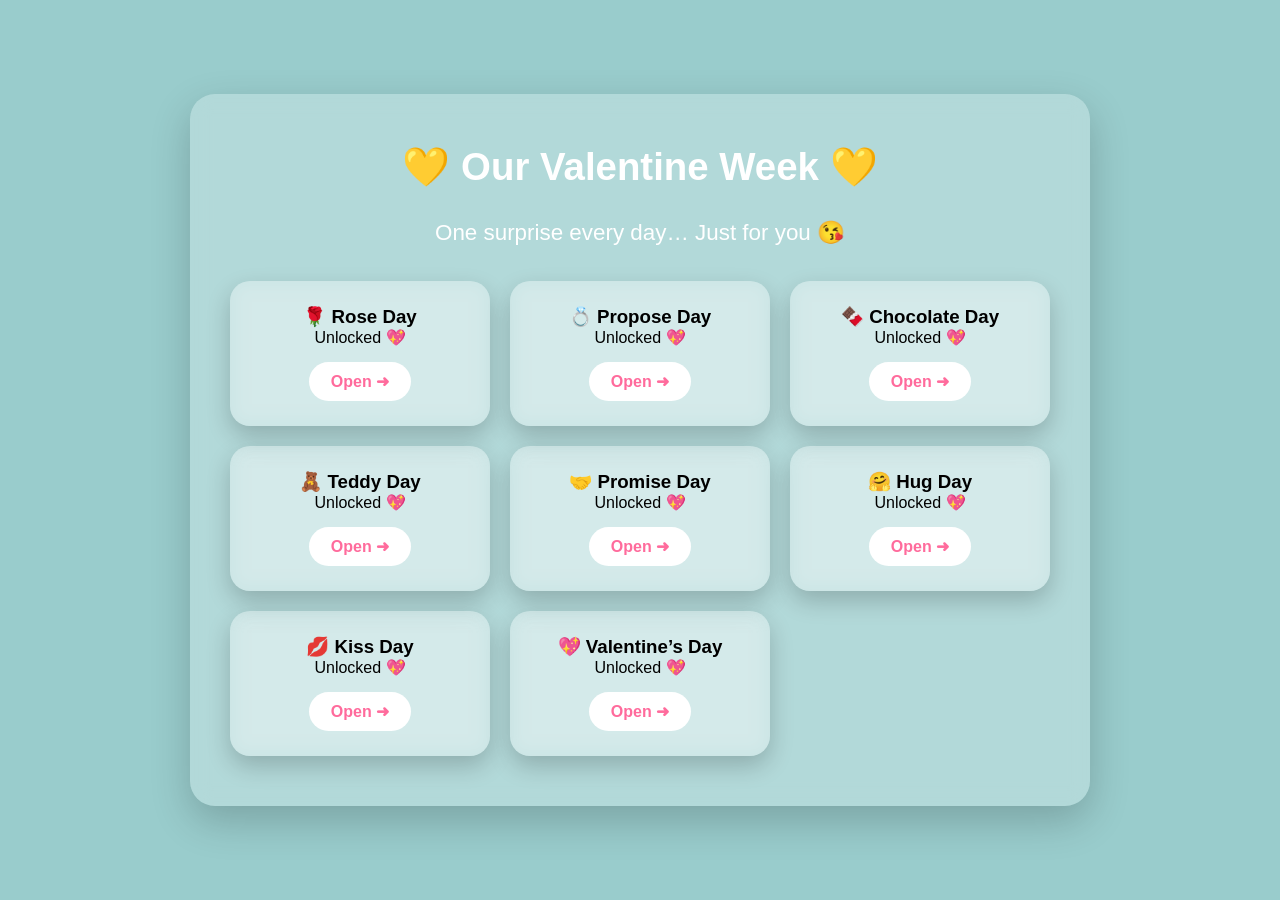
<file: index.html>
<!DOCTYPE html>
<html lang="en">
<head>
  <meta charset="UTF-8">
  <title>Our Valentine Week 💖</title>
  <link rel="stylesheet" href="style.css">
            <!-- <style>
    body {
      background-image: url('../images/bg-master.jpg');
      background-repeat: no-repeat;
      background-size: cover;
      background-position: center;
      background-attachment: fixed;
      margin: 0;
      height: 100vh;
    }
  </style> -->
</head>
<body>

<div class="container">

  <h1>💛 Our Valentine Week 💛</h1>
  <p class="big-text">One surprise every day… Just for you 😘</p>

  <div class="week-grid" id="weekGrid"></div>

</div>

<script src="script.js"></script>

</body>
</html>
</file>
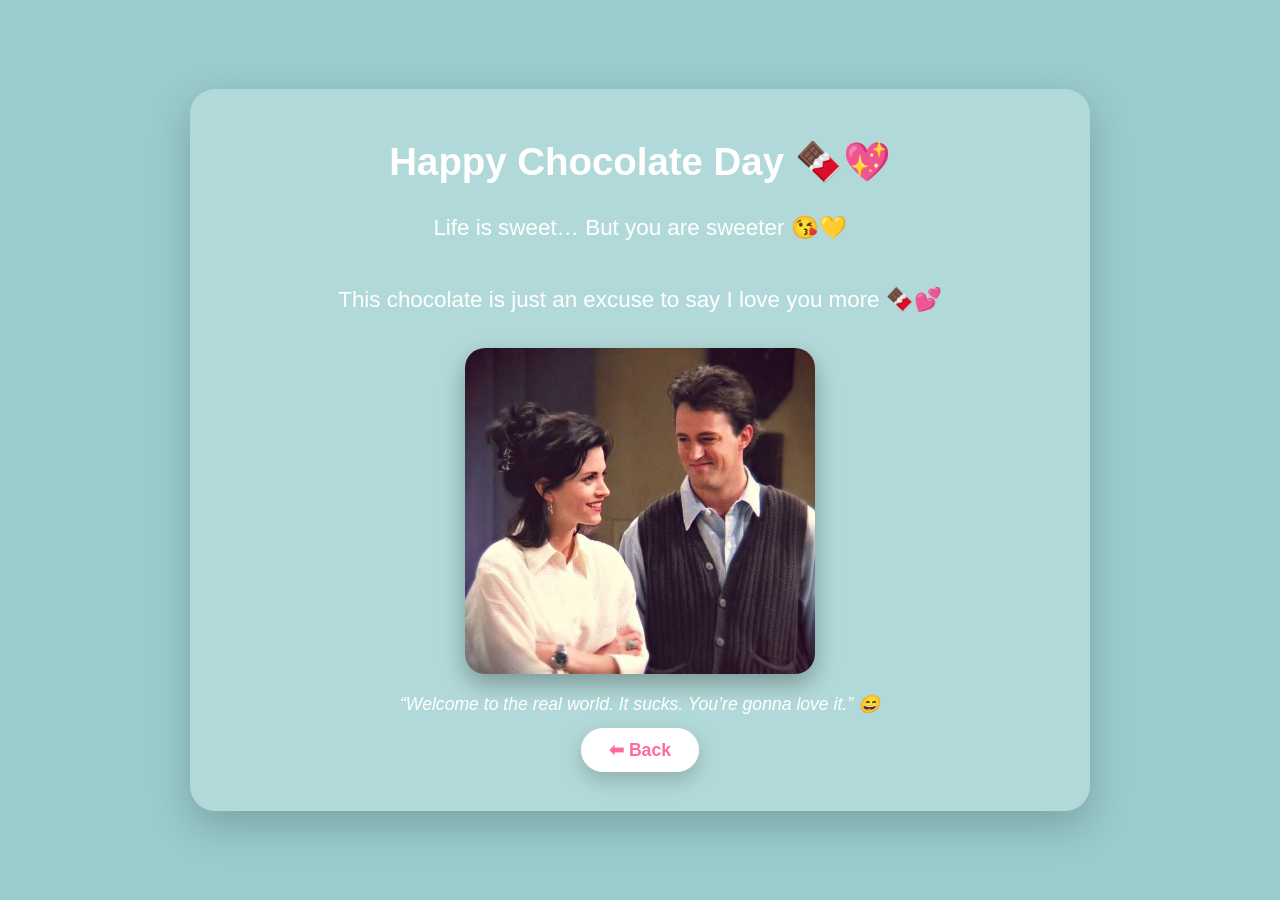
<file: chocolate/index.html>
<!DOCTYPE html>
<html>
<head>
  <title>Chocolate Day 🍫</title>
  <link rel="stylesheet" href="../style.css">
  <!-- <style>
    body {
      background-image: url('../images/bg-chocolate.jpg');
      background-repeat: no-repeat;
      background-size: cover;
      background-position: center;
      background-attachment: fixed;
      margin: 0;
      height: 100vh;
    }
  </style> -->
</head>
<body>

<div class="container">

  <h1>Happy Chocolate Day 🍫💖</h1>

  <p class="big-text">
    Life is sweet…  
    But you are sweeter 😘💛  

    <br><br>

    This chocolate is just an excuse  
    to say I love you more 🍫💕
  </p>
    <img
    src="../images/chocolate.jpg"
    class="page-image"
    alt="Chandler hopelessly in Love"
  >

  <p class="quote">
    “Welcome to the real world. It sucks. You’re gonna love it.” 😄
  </p>

  <a href="../index.html" class="btn">⬅ Back</a>

</div>

</body>
</html>
</file>
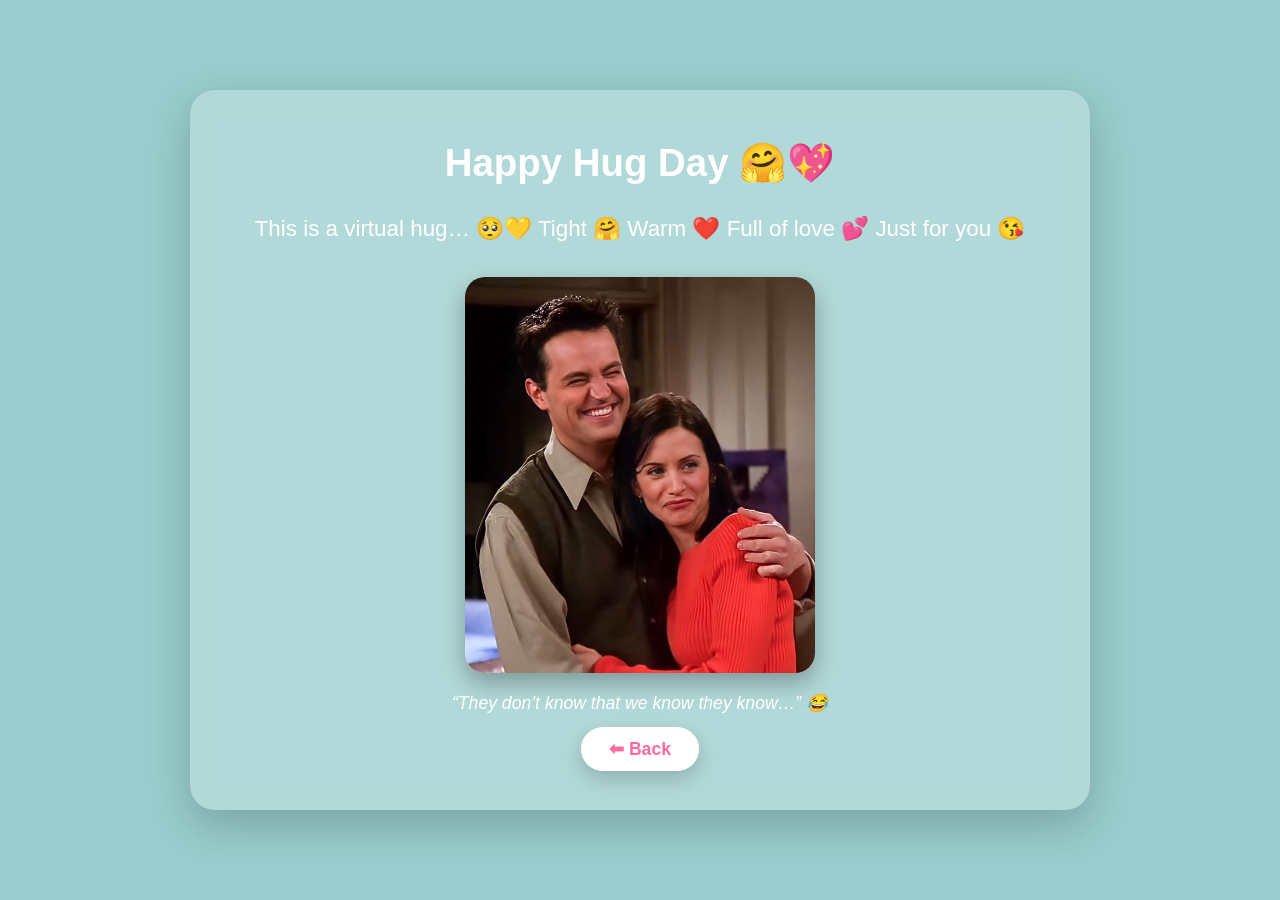
<file: hug/index.html>
<!DOCTYPE html>
<html>
<head>
  <title>Hug Day 🤗</title>
  <link rel="stylesheet" href="../style.css">
    <!-- <style>
    body {
      background-image: url('../images/bg-hug.jpg');
      background-repeat: no-repeat;
      background-size: cover;
      background-position: center;
      background-attachment: fixed;
      margin: 0;
      height: 100vh;
    }
  </style> -->
</head>
<body>

<div class="container">

  <h1>Happy Hug Day 🤗💖</h1>

  <p class="big-text">
    This is a virtual hug… 🥺💛  

    Tight 🤗  
    Warm ❤️  
    Full of love 💕  

    Just for you 😘
  </p>
    </p>
    <img
    src="../images/hug.jpg"
    class="page-image"
    alt="Chandler hugging Monica"
  >

  <p class="quote">
    “They don’t know that we know they know…” 😂
  </p>

  <a href="../index.html" class="btn">⬅ Back</a>

</div>

</body>
</html>
</file>
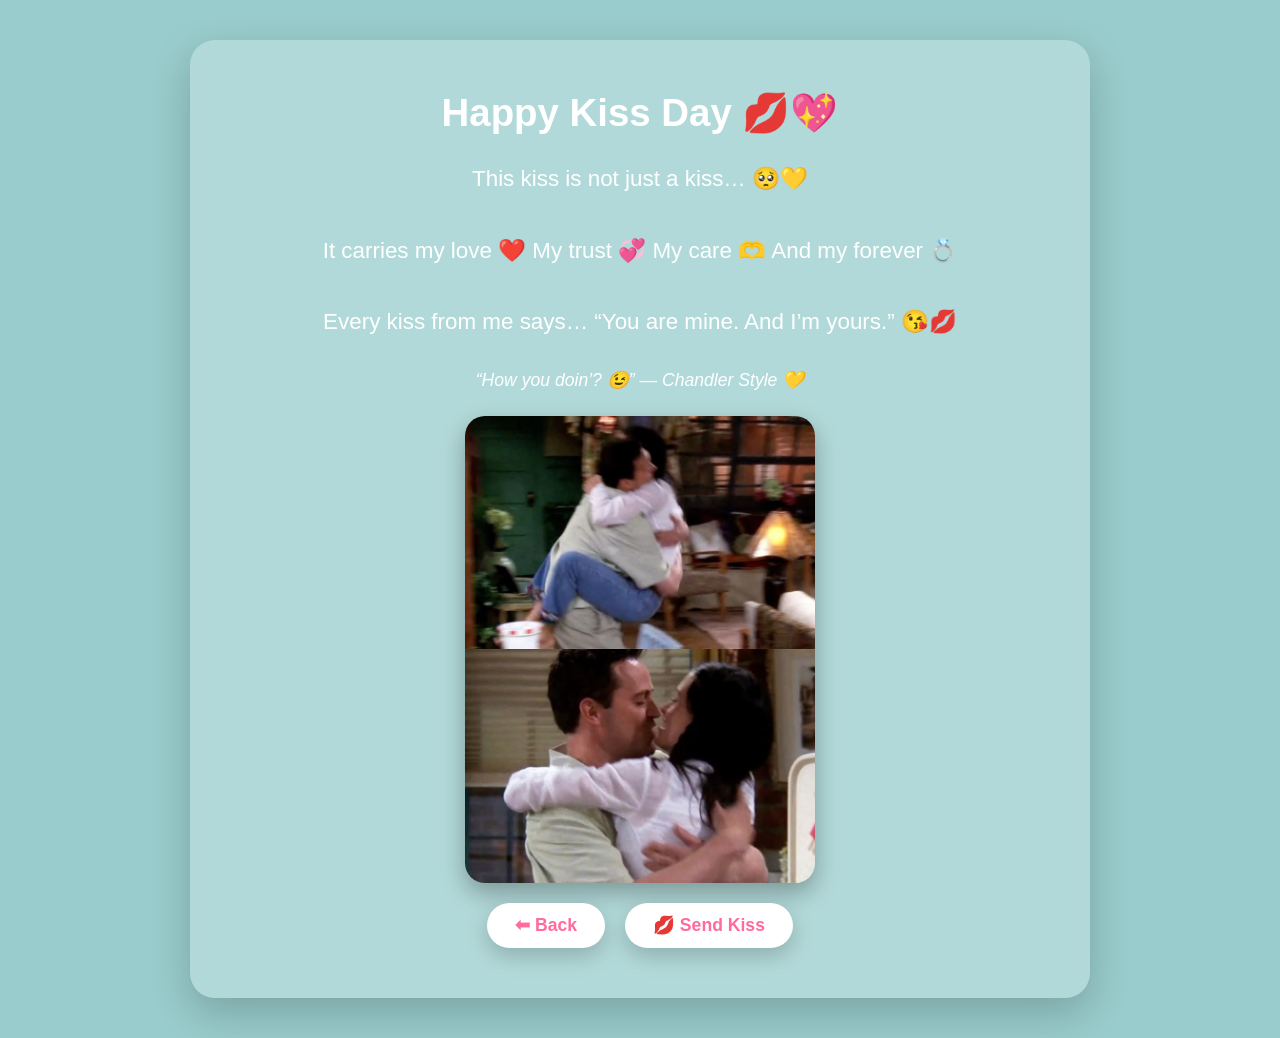
<file: kiss/index.html>
<!DOCTYPE html>
<html lang="en">
<head>
  <meta charset="UTF-8">
  <title>Kiss Day 💋</title>
  <link rel="stylesheet" href="../style.css">
    <!-- <style>
    body {
      background-image: url('../images/bg-kiss.jpg');
      background-repeat: no-repeat;
      background-size: cover;
      background-position: center;
      background-attachment: fixed;
      margin: 0;
      height: 100vh;
    }
  </style> -->
</head>
<body>

<div class="container">

  <h1>Happy Kiss Day 💋💖</h1>

  <p class="big-text">

    This kiss is not just a kiss… 🥺💛  

    <br><br>

    It carries my love ❤️  
    My trust 💞  
    My care 🫶  
    And my forever 💍  

    <br><br>

    Every kiss from me says…  
    “You are mine. And I’m yours.” 😘💋

  </p>

  <p class="quote">
    “How you doin’? 😉” — Chandler Style 💛
  </p>
    <img
    src="../images/kiss.jpeg"
    class="page-image"
    alt="Chiwi Kissing Jahn's Forehead"
  >

  <div class="buttons">

    <a href="../index.html" class="btn">
      ⬅ Back
    </a>

    <button class="btn" onclick="sendKiss()">
      💋 Send Kiss
    </button>

  </div>

</div>

<script>

function sendKiss(){
  alert("Muaaahhh 😘💖💋\nOne special kiss just for you 💛");
}

</script>

</body>
</html>
</file>
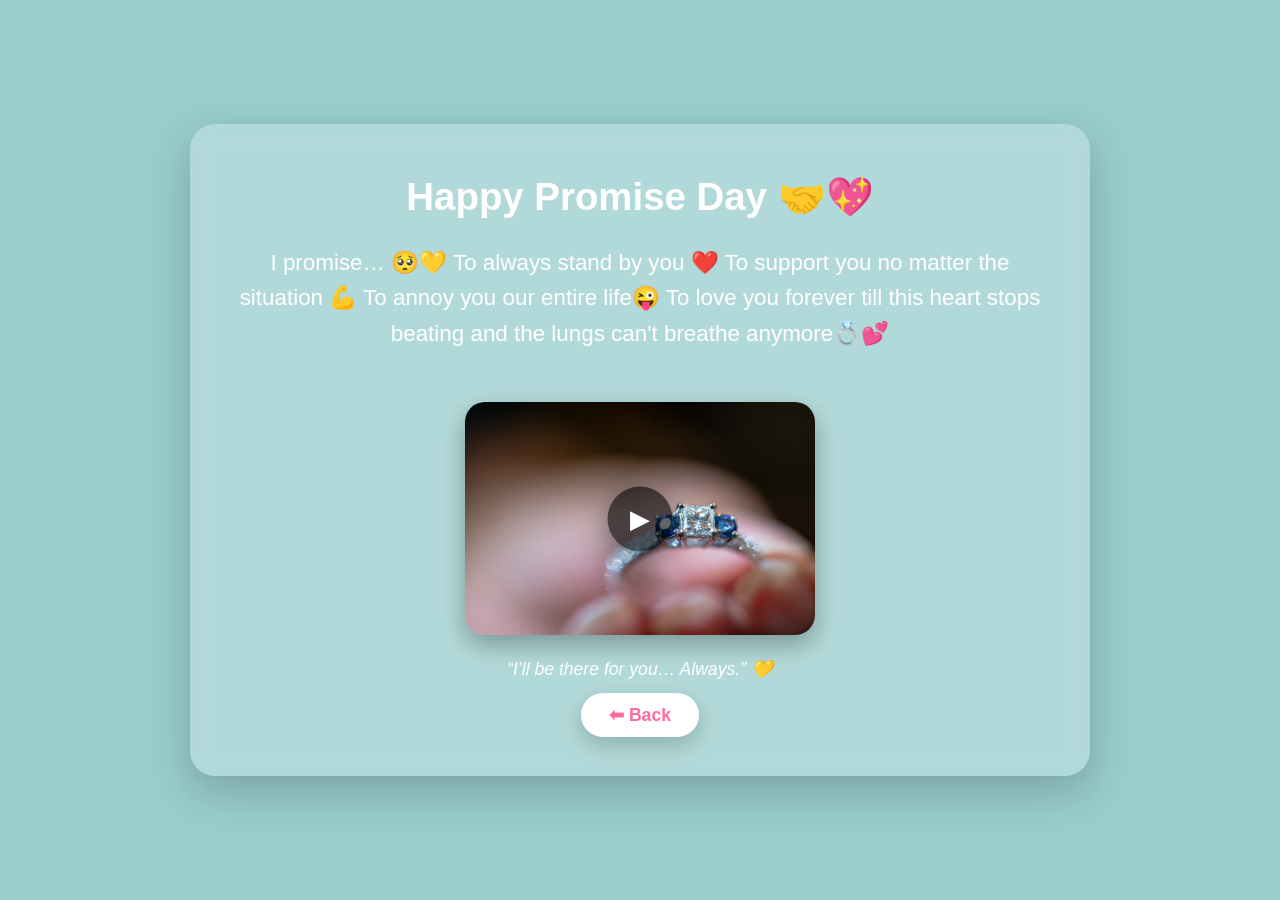
<file: promise/index.html>
<!-- <!DOCTYPE html>
<html>
<head>
  <title>Promise Day 🤝</title>
  <link rel="stylesheet" href="../style.css">
    <style>
    body {
      background-image: url('../images/bg-promise.jpg');
      background-repeat: no-repeat;
      background-size: cover;
      background-position: center;
      background-attachment: fixed;
      margin: 0;
      height: 100vh;
    }
  </style>
</head>
<body>

<div class="container">

  <h1>Happy Promise Day 🤝💖</h1>

  <p class="big-text">
    I promise… 🥺💛 
    To always stand by you ❤️  
    To support you no matter the situation 💪  
    To annoy you our entire life😜  
    To love you forever till this heart stops beating and the lungs can't breathe anymore💍💕
  </p>
    </p>
      <img
    src="../images/promise.jpg"
    class="page-image"
    alt="Chandler with a kid and Joe with a teddy"
  >

  <p class="quote">
    “I got off the plane…” 🥹💛
  </p>

  <a href="../index.html" class="btn">⬅ Back</a>

</div>

</body>
</html> -->

<!DOCTYPE html>
<html lang="en">
<head>
  <meta charset="UTF-8">
  <title>Promise Day 🤝</title>
  <link rel="stylesheet" href="../style.css">
</head>
<body>

<div class="container">

  <h1>Happy Promise Day 🤝💖</h1>

  <p class="big-text">
    I promise… 🥺💛 
    To always stand by you ❤️  
    To support you no matter the situation 💪  
    To annoy you our entire life😜  
    To love you forever till this heart stops beating and the lungs can't breathe anymore💍💕
  </p>
<!-- Image with Music Control -->
<div class="image-wrapper">

  <img src="../images/promise.jpg" class="page-image">

  <!-- Audio -->
  <audio id="bg-music" autoplay loop>
    <source src="/promise/Music/promise.mp3" type="audio/mpeg">
  </audio>

  <!-- Play / Pause Button -->
  <button id="music-toggle" onclick="toggleMusic()">
    ⏸
  </button>

</div>

  <p class="quote">
    “I’ll be there for you… Always.” 💛
  </p>

  <a href="../index.html" class="btn">⬅ Back</a>

</div>

<script>

// const img = document.getElementById("promiseImg");
// const audio = document.getElementById("promiseAudio");
// const tap = document.getElementById("tapText");

// /* Play audio on image click */
// img.addEventListener("click", ()=>{

//   audio.play().then(()=>{

//     // Hide popup after play
//     tap.style.display = "none";

//   }).catch(()=>{
//     console.log("Audio blocked");
//   });

// });
const music = document.getElementById("bg-music");
  const btn = document.getElementById("music-toggle");

  // Try autoplay on load
  window.addEventListener("load", () => {
    music.play().then(() => {
      btn.textContent = "⏸";
    }).catch(() => {
      btn.textContent = "▶";
    });
  });

  function toggleMusic() {

    if (music.paused) {
      music.play();
      btn.textContent = "⏸";
    } else {
      music.pause();
      btn.textContent = "▶";
    }

  }
</script>

</body>
</html>
</file>
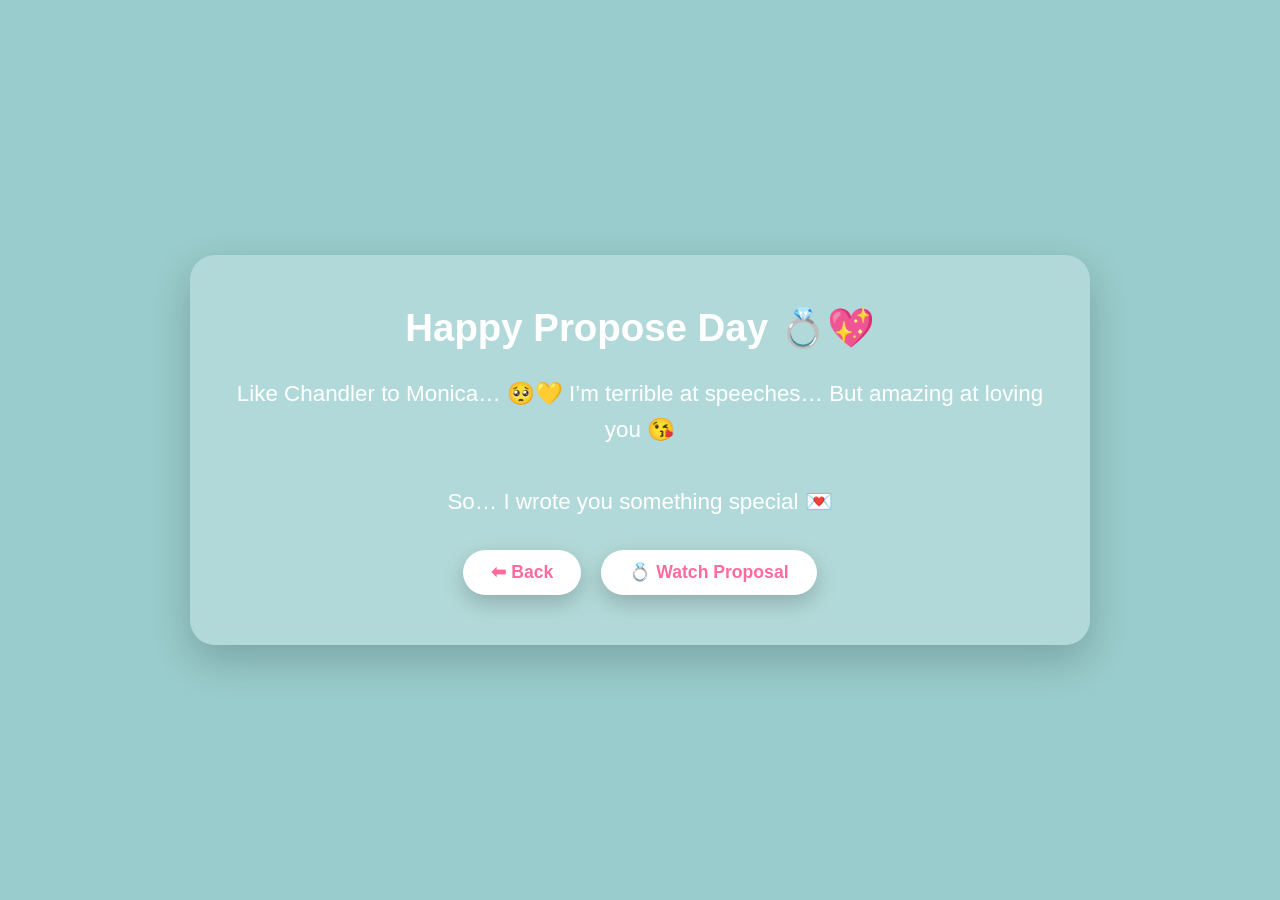
<file: propose/index.html>
<!DOCTYPE html>
<html>
<head>
  <title>Propose Day 💍</title>
  <link rel="stylesheet" href="../style.css">
          <!-- <style>
    body {
      background-image: url('../images/bg-propose.jpg');
      background-repeat: no-repeat;
      background-size: cover;
      background-position: center;
      background-attachment: fixed;
      margin: 0;
      height: 100vh;
    }
  </style> -->
</head>
<body>

<div class="container">

  <h1>Happy Propose Day 💍💖</h1>

  <p class="big-text">
    Like Chandler to Monica… 🥺💛  
    I’m terrible at speeches…  
    But amazing at loving you 😘  

    <br><br>

    So… I wrote you something special 💌
  </p>

  <!-- Buttons -->
  <div class="buttons">

    <a href="../index.html" class="btn">⬅ Back</a>

    <button class="btn" onclick="openLetter()">
      💍 Watch Proposal
    </button>

  </div>

</div>

<!-- Proposal Letter Popup -->
<div class="letter-overlay" id="letterBox">

  <div class="letter-card">

    <h2>💖 My Love 💖</h2>

    <p class="letter-text">

      If you are not busy for the next  
      <b>80–90 years</b> 😘  
      would you be my…  
      (I want to say wife 🥺💍  
      but let me earn that ring first 😌❤️)  
      my partner for life? 💞


      📜 <b>What I Offer You:</b>

      💖 Unlimited Love  
      💕 My Entire Heart is Yours  
      🫶 I’ll Love You Like You Deserve  
      🌸 Low Maintenance (Promise 😜)  
      🤗 I’ll Understand You When No One Does  
      🛡️ I’ll Always Be On Your Side  
      🌙 I’ll Never Sleep Angry With You  
      ❤️ I’ll Always Choose You  
      🧸 I’ll Protect Your Inner Child  
      💪 I’ll Carry You in My Arms  
      😊 Your Happiness = My Mission  
      🎁 All Your Wishes = My Duty  
      😝 All Your Silly Things = Approved  
      👶 I’ll Always Baby You  
      🌧️ I’ll Hold You in Your Lows  
      🌈 And Celebrate Your Highs  

      📌 (There’s more…  
      but I don’t want Gmail to crash 😆❤️)


      ⚠️ <b>Terms & Conditions 😜</b>

      💬 I’ll need some attention sometimes  
      🧠 I may not understand everything  
      (Please teach me 🥺❤️)  
      🤯 I overthink a lot… handle me gently 😌  
      💔 I can’t stay without you  
      So please never leave me 😭💞  
      😤 I get angry sometimes (rarely)  
      If I do, just remind me  
      that I love you too much to be angry 💛  

      At the end of everything…  
      I choose you.  
      Today. Tomorrow. Always. 💍💖  

      Yours Forever,  
      💛 Your Chandler 😘

    </p>

    <button class="btn close-btn" onclick="closeLetter()">
      Close 💖
    </button>

  </div>

</div>

<script>

function openLetter(){
  document.getElementById("letterBox").classList.add("show");
}

function closeLetter(){
  document.getElementById("letterBox").classList.remove("show");
}

</script>

</body>
</html>
</file>
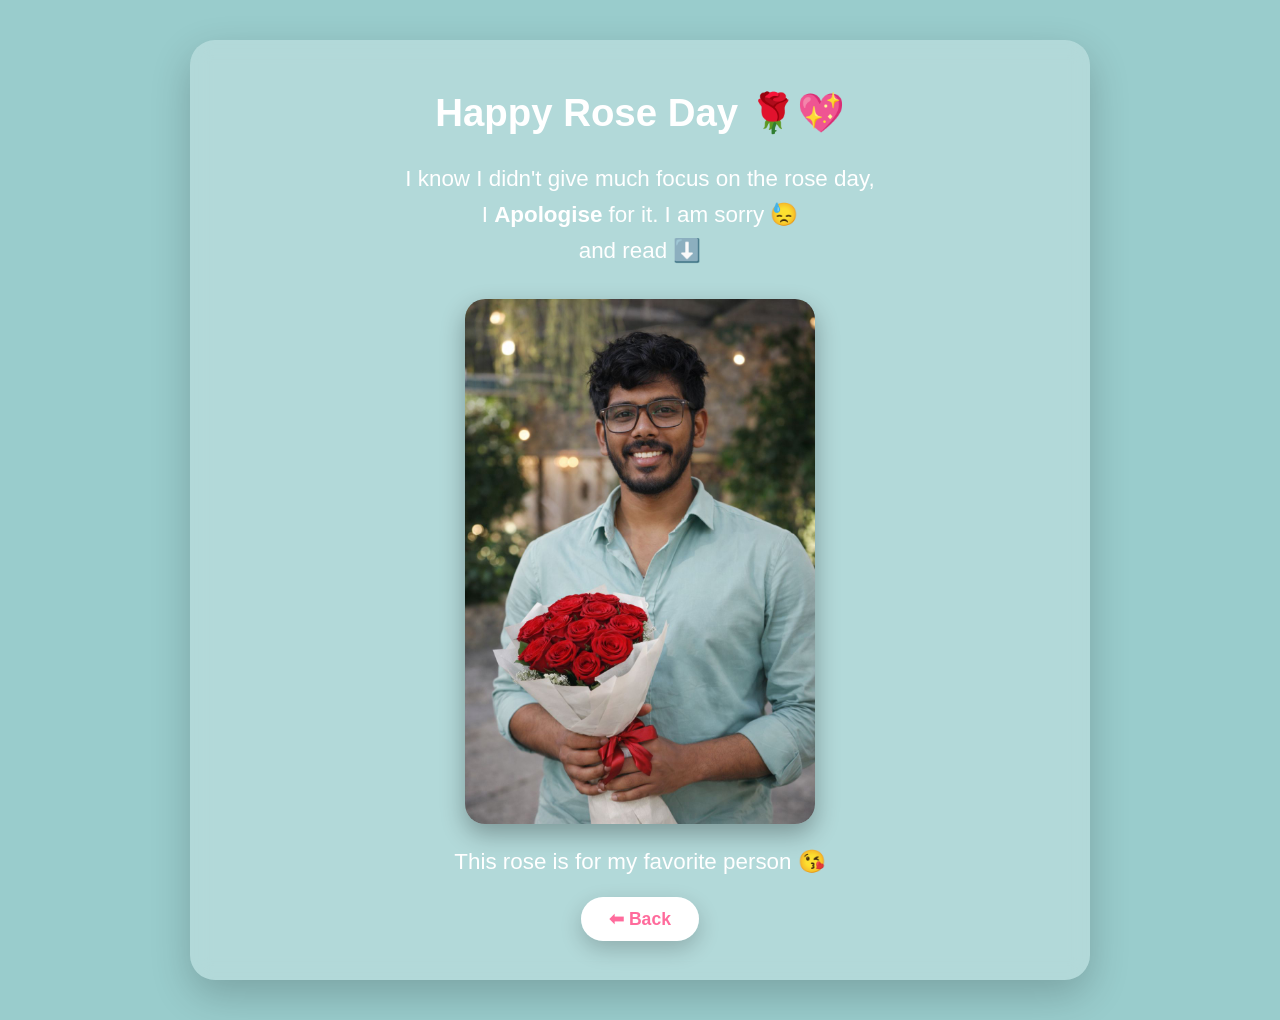
<file: rose/index.html>
<!DOCTYPE html>
<html>
<head>
  <title>Rose Day 🌹</title>
  <link rel="stylesheet" href="../style.css">
        <!-- <style>
    body {
      background-image: url('../images/bg-rose.jpg');
      background-repeat: no-repeat;
      background-size: cover;
      background-position: center;
      background-attachment: fixed;
      margin: 0;
      height: 100vh;
    }
  </style> -->
</head>
<body>

<div class="container">

  <h1>Happy Rose Day 🌹💖</h1>
  
  <p class="big-text">
    I know I didn't give much focus on the rose day,<br>
    I <b> Apologise</b> for it. I am sorry 😓 <br>and read ⬇️
  </p>
  <img src="../images/rose.jpeg" class="page-image">
  <p class="big-text">
    This rose is for my favorite person 😘
  </p>

  <a href="../index.html" class="btn">⬅ Back</a>

</div>

</body>
</html>
</file>
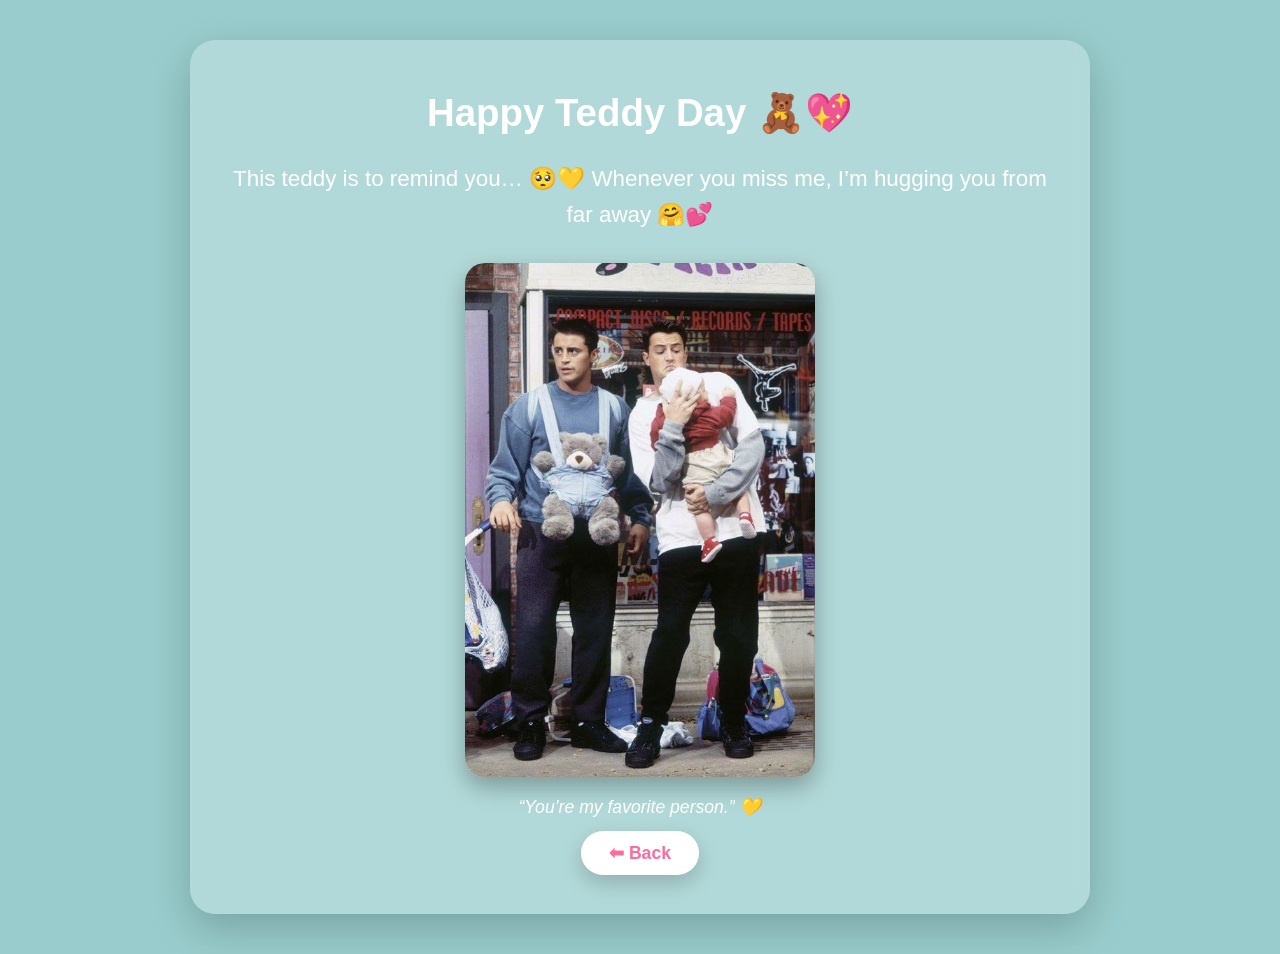
<file: teddy/index.html>
<!DOCTYPE html>
<html>
<head>
  <title>Teddy Day 🧸</title>
  <link rel="stylesheet" href="../style.css">
    <!-- <style>
    body {
      background-image: url('../images/bg-teddy.jpg');
      background-repeat: no-repeat;
      background-size: cover;
      background-position: center;
      background-attachment: fixed;
      margin: 0;
      height: 100vh;
    }
  </style> -->
</head>
<body>

<div class="container">

  <h1>Happy Teddy Day 🧸💖</h1>

  <p class="big-text">
    This teddy is to remind you… 🥺💛  
    Whenever you miss me,  
    I’m hugging you from far away 🤗💕
  </p>
      <img
    src="../images/teddy.jpg"
    class="page-image"
    alt="Chandler with a kid and Joe with a teddy"
  >

  <p class="quote">
    “You’re my favorite person.” 💛
  </p>

  <a href="../index.html" class="btn">⬅ Back</a>

</div>

</body>
</html>
</file>
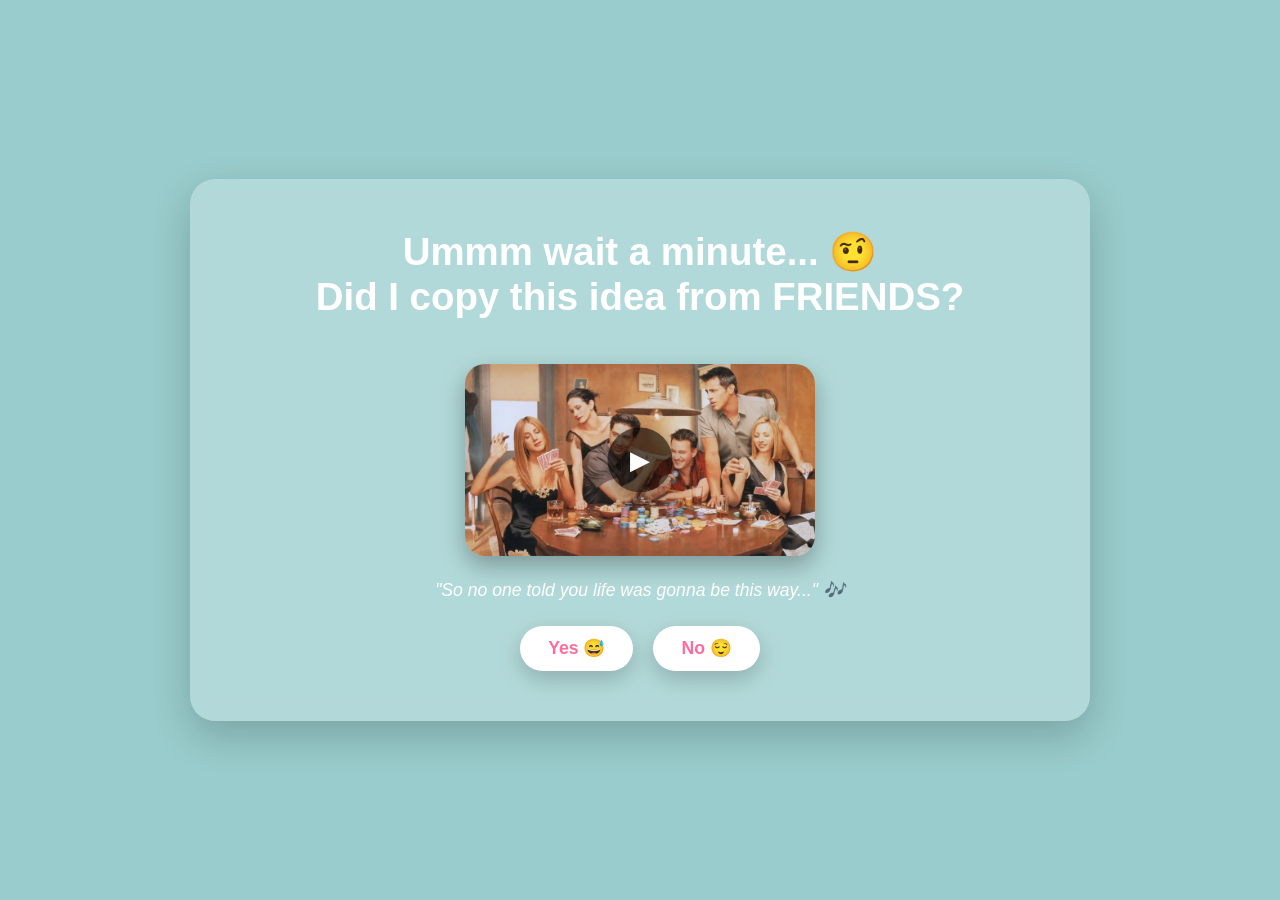
<file: valentines-day/index.html>
<!DOCTYPE html>
<html lang="en">
<head>
  <meta charset="UTF-8">
  <title>Our FRIENDS Story 💛</title>
  <link rel="stylesheet" href="../style.css">
  <!-- <style>
    body {
      background-image: url('../images/intro.jpg');
      background-repeat: no-repeat;
      background-size: cover;
      background-position: center;
      background-attachment: fixed;
      margin: 0;
      height: 100vh;
    }
  </style> -->
</head>
<body >

<div class="container">

  <h1>
    Ummm wait a minute... 🤨<br>
    Did I copy this idea from FRIENDS?
  </h1>
<!-- Image with Music Control -->
<div class="image-wrapper">

  <img src="../images/intro.jpg" class="page-image">

  <!-- Audio -->
  <audio id="bg-music" autoplay loop>
    <source src="/valentines-day/Music/Friends.mp3" type="audio/mpeg">
  </audio>

  <!-- Play / Pause Button -->
  <button id="music-toggle" onclick="toggleMusic()">
    ⏸
  </button>

</div>





  <p class="quote">
    "So no one told you life was gonna be this way..." 🎶
  </p>

  <div class="buttons">
    <a href="yes.html" class="btn">Yes 😅</a>
    <a href="no.html" class="btn">No 😌</a>
  </div>

</div>

<script>
  const music = document.getElementById("bg-music");
  const btn = document.getElementById("music-toggle");

  // Try autoplay on load
  window.addEventListener("load", () => {
    music.play().then(() => {
      btn.textContent = "⏸";
    }).catch(() => {
      btn.textContent = "▶";
    });
  });

  function toggleMusic() {

    if (music.paused) {
      music.play();
      btn.textContent = "⏸";
    } else {
      music.pause();
      btn.textContent = "▶";
    }

  }
</script>



</body>
</html>
</file>
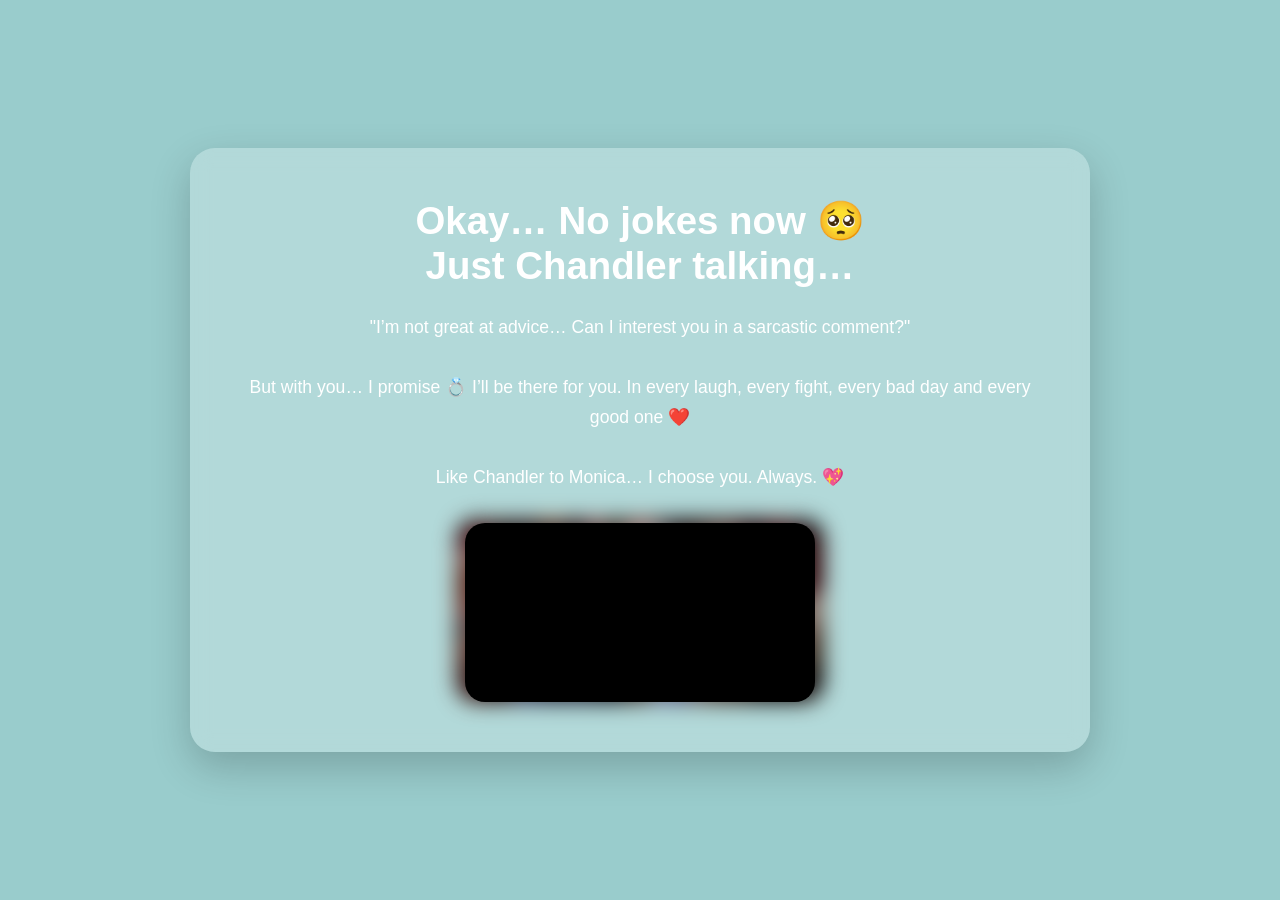
<file: valentines-day/chandler.html>
<!DOCTYPE html>
<html lang="en">
<head>
  <meta charset="UTF-8">
  <title>For You 💛</title>
  <link rel="stylesheet" href="../style.css">
  <!-- <style>
    body {
      background-image: url('../images/bg-chandler.jpg');
      background-repeat: no-repeat;
      background-size: cover;
      background-position: center;
      background-attachment: fixed;
      margin: 0;
      height: 100vh;
    }
  </style> -->
</head>
<body>

<div class="container">

  <h1>
    Okay… No jokes now 🥺<br>
    Just Chandler talking…
  </h1>

  <p class="long-text">

    "I’m not great at advice…  
    Can I interest you in a sarcastic comment?"

    <br><br>

    But with you… I promise 💍  
    I’ll be there for you.  
    In every laugh, every fight,  
    every bad day and every good one ❤️

    <br><br>

    Like Chandler to Monica…  
    I choose you. Always. 💖

  </p>

  <div class="video-image-wrapper">

    <!-- Background Image -->
    <img src="../images/chandler.jpg" class="bg-image blurred" id="bgImg">

    <!-- Video -->
    <video
    id="introVideo"
    class="overlay-video"
    playsinline
    preload="auto"
    >

      <source src="/valentines-day/Video/message.mp4" type="video/mp4">
    </video>

    <!-- Audio -->
    <audio id="voice-audio">
      <source src="/valentines-day/Music/chandler.mp3" type="audio/mpeg">
    </audio>

    <!-- Music Button -->
    <button id="music-toggle" onclick="toggleVoice()">
      ▶
    </button>

  </div>
  <p><a href="final.html" class="btn" id="nextBtn">
    Next ➜
  </a></p>

  

</div>

<script>

const video = document.getElementById("introVideo");
const bgImg = document.getElementById("bgImg");
const btn = document.getElementById("music-toggle");
const audio = document.getElementById("voice-audio");
const nextBtn = document.getElementById("nextBtn");

/* Hide buttons at start */
btn.style.display = "none";
nextBtn.style.display = "none";

/* Reset video on load (important for reload) */
window.addEventListener("load", ()=>{

  video.pause();
  video.currentTime = 0;
  video.load();

});

/* Click video to play */
video.addEventListener("click", ()=>{

  if(video.paused){
    video.play();
  }

});

/* When video ends */
video.addEventListener("ended", ()=>{

  // Fade video
  video.classList.add("hide-video");
  bgImg.classList.remove("blurred");

  // Start voice automatically
  audio.play().then(()=>{
    btn.textContent = "⏸";
  }).catch(()=>{
    console.log("Audio autoplay blocked");
  });

  // Show buttons after fade
  setTimeout(()=>{

    video.style.display = "none";

    btn.style.display = "flex";
    nextBtn.style.display = "block";

  },800);

});


/* Audio Toggle */
function toggleVoice(){

  if(audio.paused){
    audio.play();
    btn.textContent = "⏸";
  }else{
    audio.pause();
    btn.textContent = "▶";
  }

}

</script>


</body>
</html>
</file>
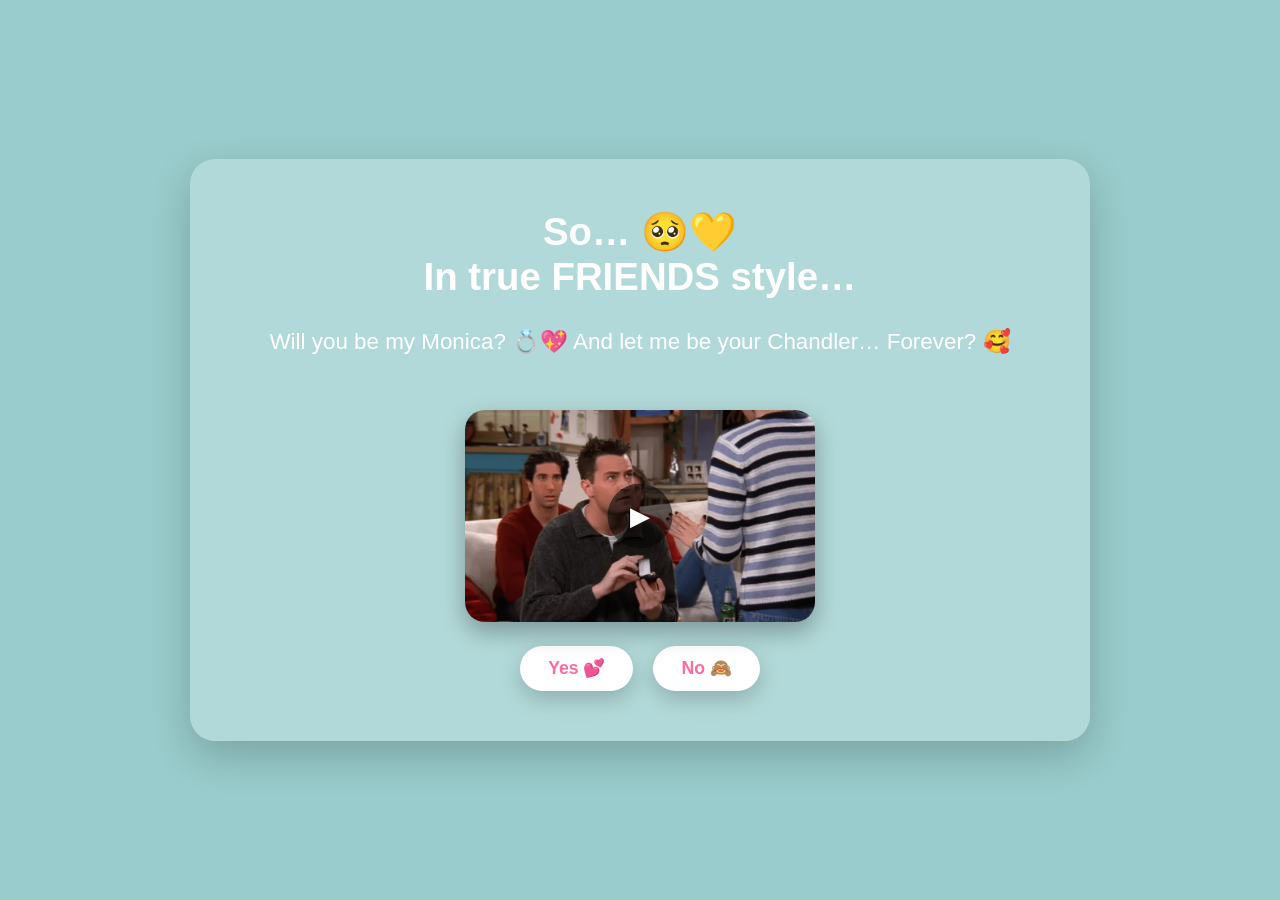
<file: valentines-day/final.html>
<!DOCTYPE html>
<html>
<head>
  <title>My Monica 💖</title>
  <link rel="stylesheet" href="../style.css">
    <!-- <style>
    body {
      background-image: url('../images/bg-final.avif');
      background-repeat: no-repeat;
      background-size: cover;
      background-position: center;
      background-attachment: fixed;
      margin: 0;
      height: 100vh;
    }
  </style> -->
</head>
<body>

<div class="container">

  <h1>
    So… 🥺💛<br>
    In true FRIENDS style…
  </h1>

  <p class="big-text">

    Will you be my Monica? 💍💖  
    And let me be your Chandler…  
    Forever? 🥰

  </p>
  <!-- Image with Music Control -->
<div class="image-wrapper">

  <img src="../images/final.jpg" class="page-image">

  <!-- Audio -->
  <audio id="bg-music" autoplay loop>
    <source src="/valentines-day/Music/final.mp3" type="audio/mpeg">
  </audio>

  <!-- Play / Pause Button -->
  <button id="music-toggle" onclick="toggleMusic()">
    ⏸
  </button>

</div>
    

  <div class="buttons">

    <button class="btn" onclick="yesAnswer()">
      Yes 💕
    </button>

    <button class="btn" onclick="noAnswer()">
      No 🙈
    </button>

  </div>

</div>

<script>
  const music = document.getElementById("bg-music");
  const btn = document.getElementById("music-toggle");
function yesAnswer() {
  window.location.href = "forever.html";
}


function noAnswer() {
  alert("Nope 😏\nThis button is just for decoration 😂❤️");
}

  // Try autoplay on load
  window.addEventListener("load", () => {
    music.play().then(() => {
      btn.textContent = "⏸";
    }).catch(() => {
      btn.textContent = "▶";
    });
  });

  function toggleMusic() {

    if (music.paused) {
      music.play();
      btn.textContent = "⏸";
    } else {
      music.pause();
      btn.textContent = "▶";
    }

  }
</script>

</body>
</html>
</file>
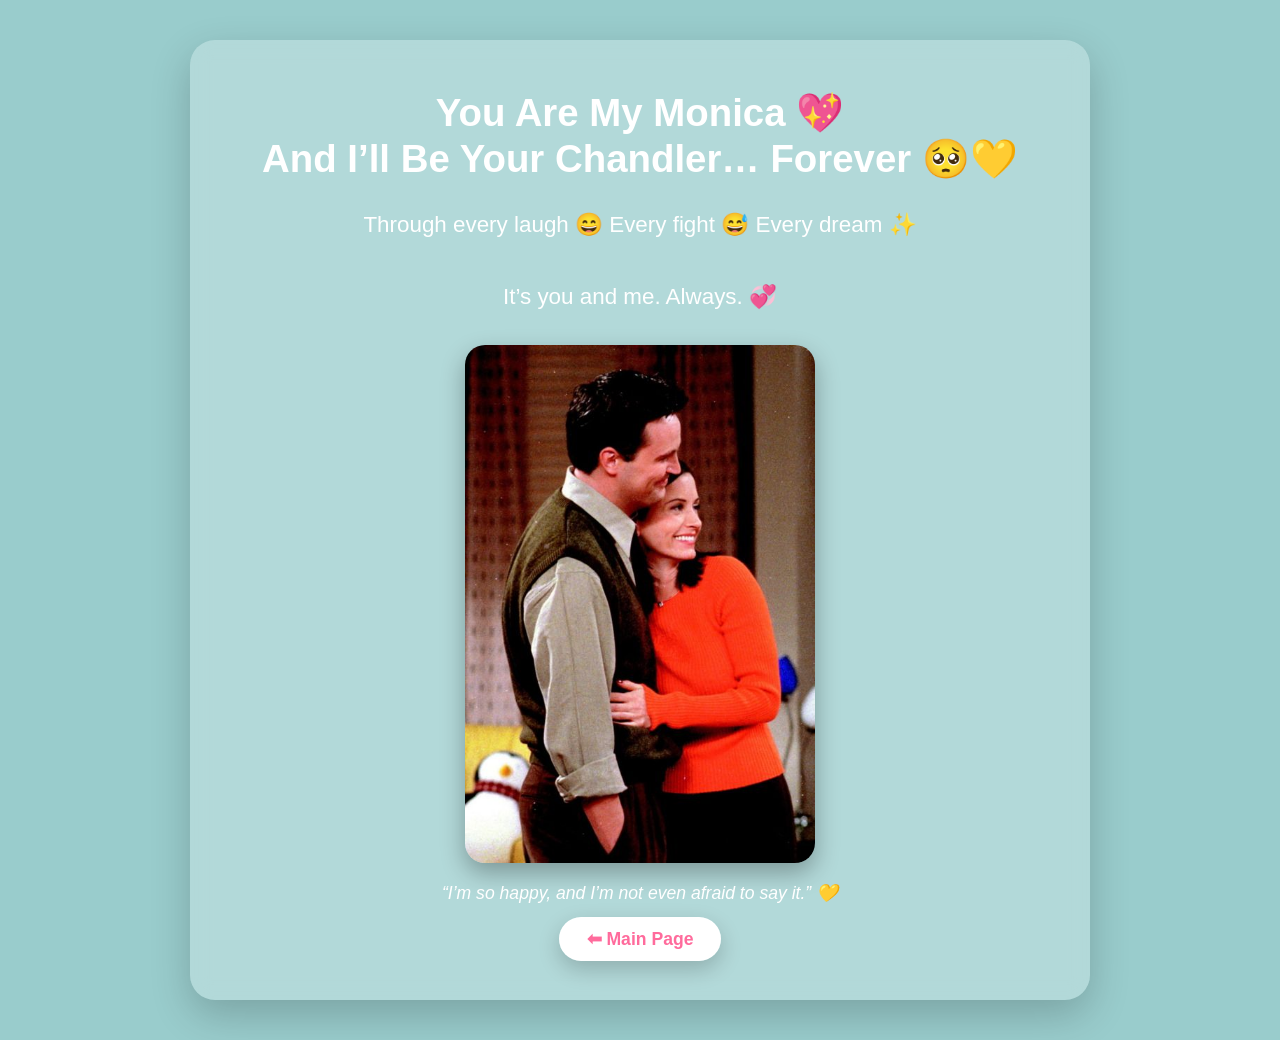
<file: valentines-day/forever.html>
<!DOCTYPE html>
<html lang="en">
<head>
  <meta charset="UTF-8">
  <title>Forever 💛💍</title>
  <link rel="stylesheet" href="../style.css">
      <!-- <style>
    body {
      background-image: url('../images/bg-forever.jpg');
      background-repeat: no-repeat;
      background-size: cover;
      background-position: center;
      background-attachment: fixed;
      margin: 0;
      height: 100vh;
    }
  </style> -->
</head>
<body>

<div class="container">

  <h1>
    You Are My Monica 💖<br>
    And I’ll Be Your Chandler…  
    Forever 🥺💛
  </h1>


  <p class="big-text">

    Through every laugh 😄  
    Every fight 😅  
    Every dream ✨  

    <br><br>

    It’s you and me.  
    Always. 💞

  </p>
    <!-- Monica & Chandler Hug -->
  <img
    src="../images/forever.jpg"
    class="page-image"
    alt="Monica and Chandler Hugging"
  >

  <p class="quote">
    “I’m so happy, and I’m not even afraid to say it.” 💛
  </p>

  <a href="../index.html" class="btn">⬅ Main Page</a>

</div>

</body>
</html>
</file>
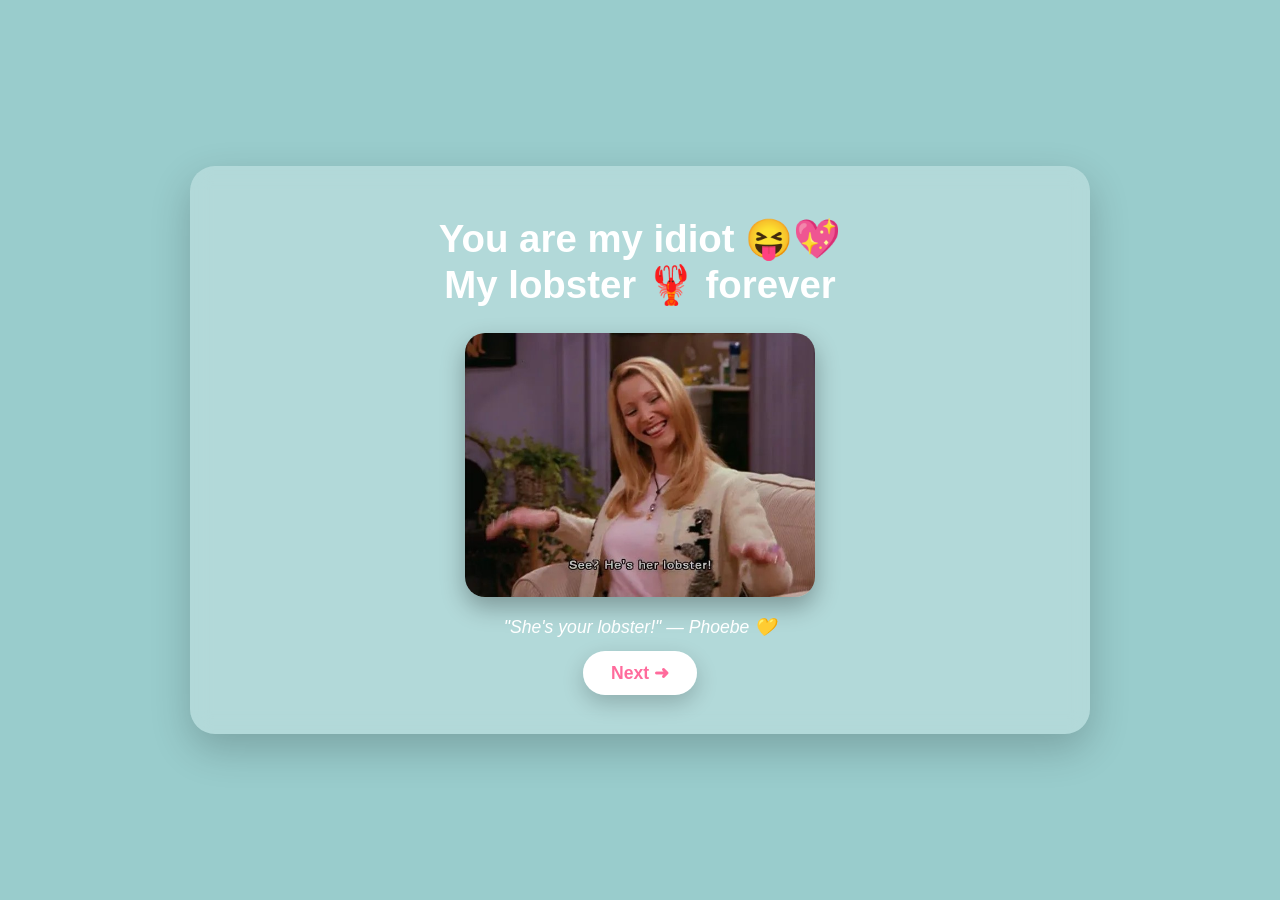
<file: valentines-day/no.html>
<!DOCTYPE html>
<html>
<head>
  <title>You Are My Lobster 🦞</title>
  <link rel="stylesheet" href="../style.css">
  <!-- <style>
    body {
      background-image: url('../images/bg-lobster.jpg');
      background-repeat: no-repeat;
      background-size: cover;
      background-position: center;
      background-attachment: fixed;
      margin: 0;
      height: 100vh;
    }
  </style> -->
</head>
<body>

<div class="container">

  <h1>
    You are my idiot 😝💖<br>
    My lobster 🦞 forever
  </h1>
  <img src="../images/lobster.jpg" class="page-image">

  <p class="quote">
    "She's your lobster!" — Phoebe 💛
  </p>

  <a href="chandler.html" class="btn">Next ➜</a>

</div>

</body>
</html>
</file>
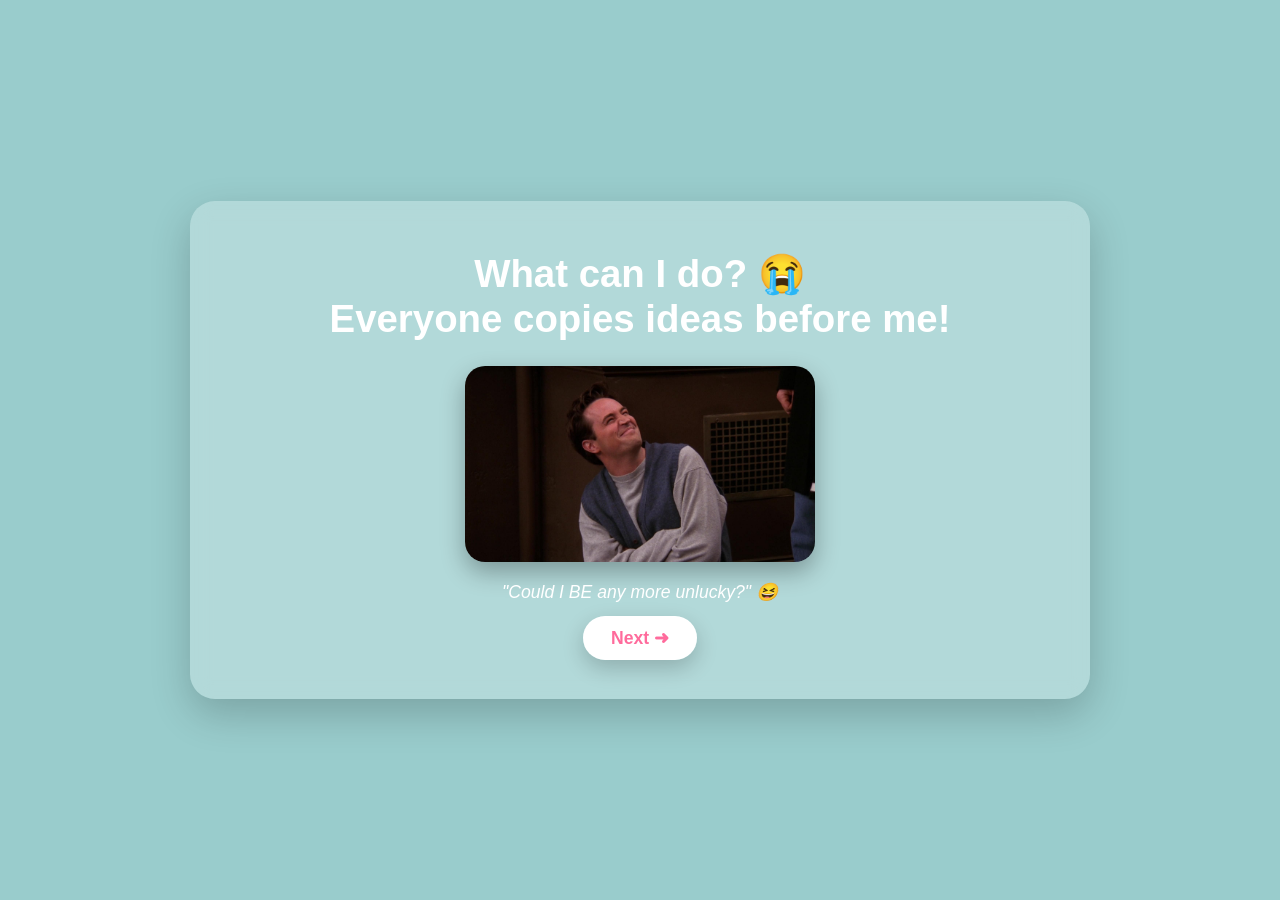
<file: valentines-day/yes.html>
<!DOCTYPE html>
<html>
<head>
  <title>Classic Chandler 😜</title>
  <link rel="stylesheet" href="../style.css">
    <!-- <style>
    body {
      background-image: url('../images/bg-yes.jpg');
      background-repeat: no-repeat;
      background-size: cover;
      background-position: center;
      background-attachment: fixed;
      margin: 0;
      height: 100vh;
    }
  </style> -->
</head>
<body>

<div class="container">

  <h1>
    What can I do? 😭<br>
    Everyone copies ideas before me!
  </h1>
      <img
    src="../images/yes.jpg"
    class="page-image"
    alt="Chandler with a kid and Joe with a teddy"
  >
  <p class="quote">
    "Could I BE any more unlucky?" 😆
  </p>

  <a href="chandler.html" class="btn">Next ➜</a>

</div>

</body>
</html>
</file>
<file: style.css>
* {
  margin: 0;
  padding: 0;
  box-sizing: border-box;
  font-family: "Poppins", sans-serif;
}

body {
  min-height: 100vh;

  background-color:  #99CCCC; /* Beige */

  display: flex;
  justify-content: center;
  align-items: flex-start;

  padding: 40px 20px;

  overflow-y: auto;
}



/* Main Card */
.container {
  width: 100%;
  max-width: 900px;

  margin: auto;

  text-align: center;
  background: rgba(255, 255, 255, 0.25);

  padding: 50px 40px;
  border-radius: 25px;

  backdrop-filter: blur(10px);

  box-shadow: 0 15px 40px rgba(0,0,0,0.2);

  animation: fadeIn 1s ease;
}


/* Headings */
h1 {
  font-size: 2.4rem;
  color: #fff;
  margin-bottom: 25px;
}

/* Quotes */
.quote {
  color: #fff;
  font-style: italic;
  margin-bottom: 25px;
  font-size: 1.1rem;
}

/* Big Text */
.big-text {
  font-size: 1.4rem;
  color: #fff;
  margin-bottom: 30px;
  line-height: 1.6;
}

/* Long Emotional Text */
.long-text {
  color: #fff;
  font-size: 1.1rem;
  line-height: 1.7;
  margin-bottom: 30px;
}

/* Buttons */
.buttons {
  display: flex;
  justify-content: center;
  gap: 20px;
}

.btn {
  background: #fff;
  color: #ff6b9c;
  padding: 12px 28px;
  border-radius: 50px;
  font-size: 1.1rem;
  border: none;
  font-weight: 600;
  cursor: pointer;
  text-decoration: none;
  transition: all 0.3s ease;
  box-shadow: 0 8px 22px rgba(0,0,0,0.2);
}

/* Pop Animation */
.btn:hover {
  transform: scale(1.2) translateY(-4px);
  background: #ff6b9c;
  color: #fff;
  box-shadow: 0 14px 35px rgba(0,0,0,0.3);
}

/* Fade In */
@keyframes fadeIn {
  from {
    opacity: 0;
    transform: translateY(40px);
  }
  to {
    opacity: 1;
    transform: translateY(0);
  }
}

.page-image {
  width: 100%;
  max-width: 350px;
  border-radius: 20px;
  margin: 20px auto;
  display: block;
  box-shadow: 0 10px 25px rgba(0,0,0,0.3);
  animation: fadeIn 1.2s ease;
}

/* Image Wrapper */

.image-wrapper {
  position: relative;
  display: inline-block;
}

/* Play / Pause Button */
/* Center Play / Pause Button */

#music-toggle {
  position: absolute;
  top: 50%;
  left: 50%;

  transform: translate(-50%, -50%);

  width: 70px;
  height: 70px;

  border-radius: 50%;
  border: none;

  background: rgba(0,0,0,0.65);
  color: #fff;

  font-size: 1.8rem;
  cursor: pointer;

  display: flex;
  align-items: center;
  justify-content: center;

  transition: all 0.3s ease;
  box-shadow: 0 8px 25px rgba(0,0,0,0.4);
}

#music-toggle:hover {
  transform: translate(-50%, -50%) scale(1.2);
  background: rgba(255,107,156,0.95);
}

/* .giftcontainer{
    position: relative;
}

.giftcontainer::before{
    content: '';
    position: absolute;
    width: 350px;
    height: 20px;
    background-color: rgba(0,0,0,0.4);
    border-radius: 50%;
    margin: 20px auto;
    

} */

/* Video + Image Wrapper */

.video-image-wrapper{
  position:relative;
  width:350px;
  max-width:90%;
  margin:auto;
}

/* Background Image */

.bg-image{
  width:100%;
  border-radius:20px;
  transition:0.8s ease;
}

/* Blur Effect */

.blurred{
  filter:blur(10px);
  transform:scale(1.05);
}

/* Video */

.overlay-video{
  position:absolute;
  top:0;
  left:0;

  width:100%;
  height:100%;

  object-fit:cover;
  border-radius:20px;

  z-index:2;
  background:black;
}

/* Hide Video */

.hide-video{
  opacity:0;
  pointer-events:none;
  transition:0.8s ease;
}

/* Music Button Center */

#music-toggle{
  position:absolute;
  top:50%;
  left:50%;
  transform:translate(-50%,-50%);

  width:65px;
  height:65px;

  border-radius:50%;
  border:none;

  background:rgba(0,0,0,0.6);
  color:#fff;

  font-size:1.6rem;
  cursor:pointer;

  display:flex;
  align-items:center;
  justify-content:center;

  transition:0.3s;

  z-index:3;
}

/* Fade Video */

/* Valentine Week Grid */

.week-grid{
  display:grid;
  grid-template-columns: repeat(auto-fit, minmax(220px,1fr));
  gap:20px;
  margin-top:30px;
}

/* Day Card */

.day-card{
  background: rgba(255,255,255,0.25);
  padding:25px;
  border-radius:20px;
  text-align:center;
  box-shadow:0 10px 25px rgba(0,0,0,0.2);
  backdrop-filter:blur(10px);
  transition:0.3s;
}

.day-card:hover{
  transform:scale(1.05);
}

/* Locked */

.day-card.locked{
  opacity:0.6;
}

/* Button */

.day-btn{
  display:inline-block;
  margin-top:15px;
  padding:10px 22px;
  border-radius:30px;
  background:#fff;
  color:#ff6b9c;
  text-decoration:none;
  font-weight:600;
}

.day-btn.locked{
  background:#aaa;
  color:#fff;
  cursor:not-allowed;
}

/* Proposal Letter Overlay */

.letter-overlay{
  position:fixed;
  inset:0;

  background:rgba(0,0,0,0.6);

  display:flex;
  align-items:center;
  justify-content:center;

  opacity:0;
  pointer-events:none;

  transition:0.4s ease;

  z-index:999;
}

.letter-overlay.show{
  opacity:1;
  pointer-events:auto;
}

/* Letter Card */

.letter-card{
  background:rgba(255,255,255,0.95);
  padding:35px 30px;

  border-radius:20px;

  max-width:600px;
  width:90%;
  max-height:85vh;

  overflow-y:auto;

  box-shadow:0 15px 40px rgba(0,0,0,0.3);

  animation:fadeIn 0.5s ease;
}

/* Letter Title */

.letter-card h2{
  text-align:center;
  color:#ff6b9c;
  margin-bottom:20px;
}

/* Letter Text */

.letter-text{
  color:#333;
  font-size:1.05rem;
  line-height:1.7;
  white-space:pre-line;
}

/* Close Button */

.close-btn{
  margin-top:20px;
}

/* Promise Image Wrapper */

.promise-wrapper{
  position: relative;
  display: inline-block;
  cursor: pointer;
}

/* Tap Text */

.tap-text{
  position: absolute;
  top: 50%;
  left: 50%;

  transform: translate(-50%, -50%);

  background: rgba(0,0,0,0.6);
  color: #fff;

  padding: 10px 18px;
  border-radius: 25px;

  font-size: 1rem;
  font-weight: 600;

  animation: pulse 1.5s infinite;

  pointer-events: none;
}

/* Pulse Animation */

@keyframes pulse{
  0%{transform:translate(-50%,-50%) scale(1);}
  50%{transform:translate(-50%,-50%) scale(1.1);}
  100%{transform:translate(-50%,-50%) scale(1);}
}
</file>
